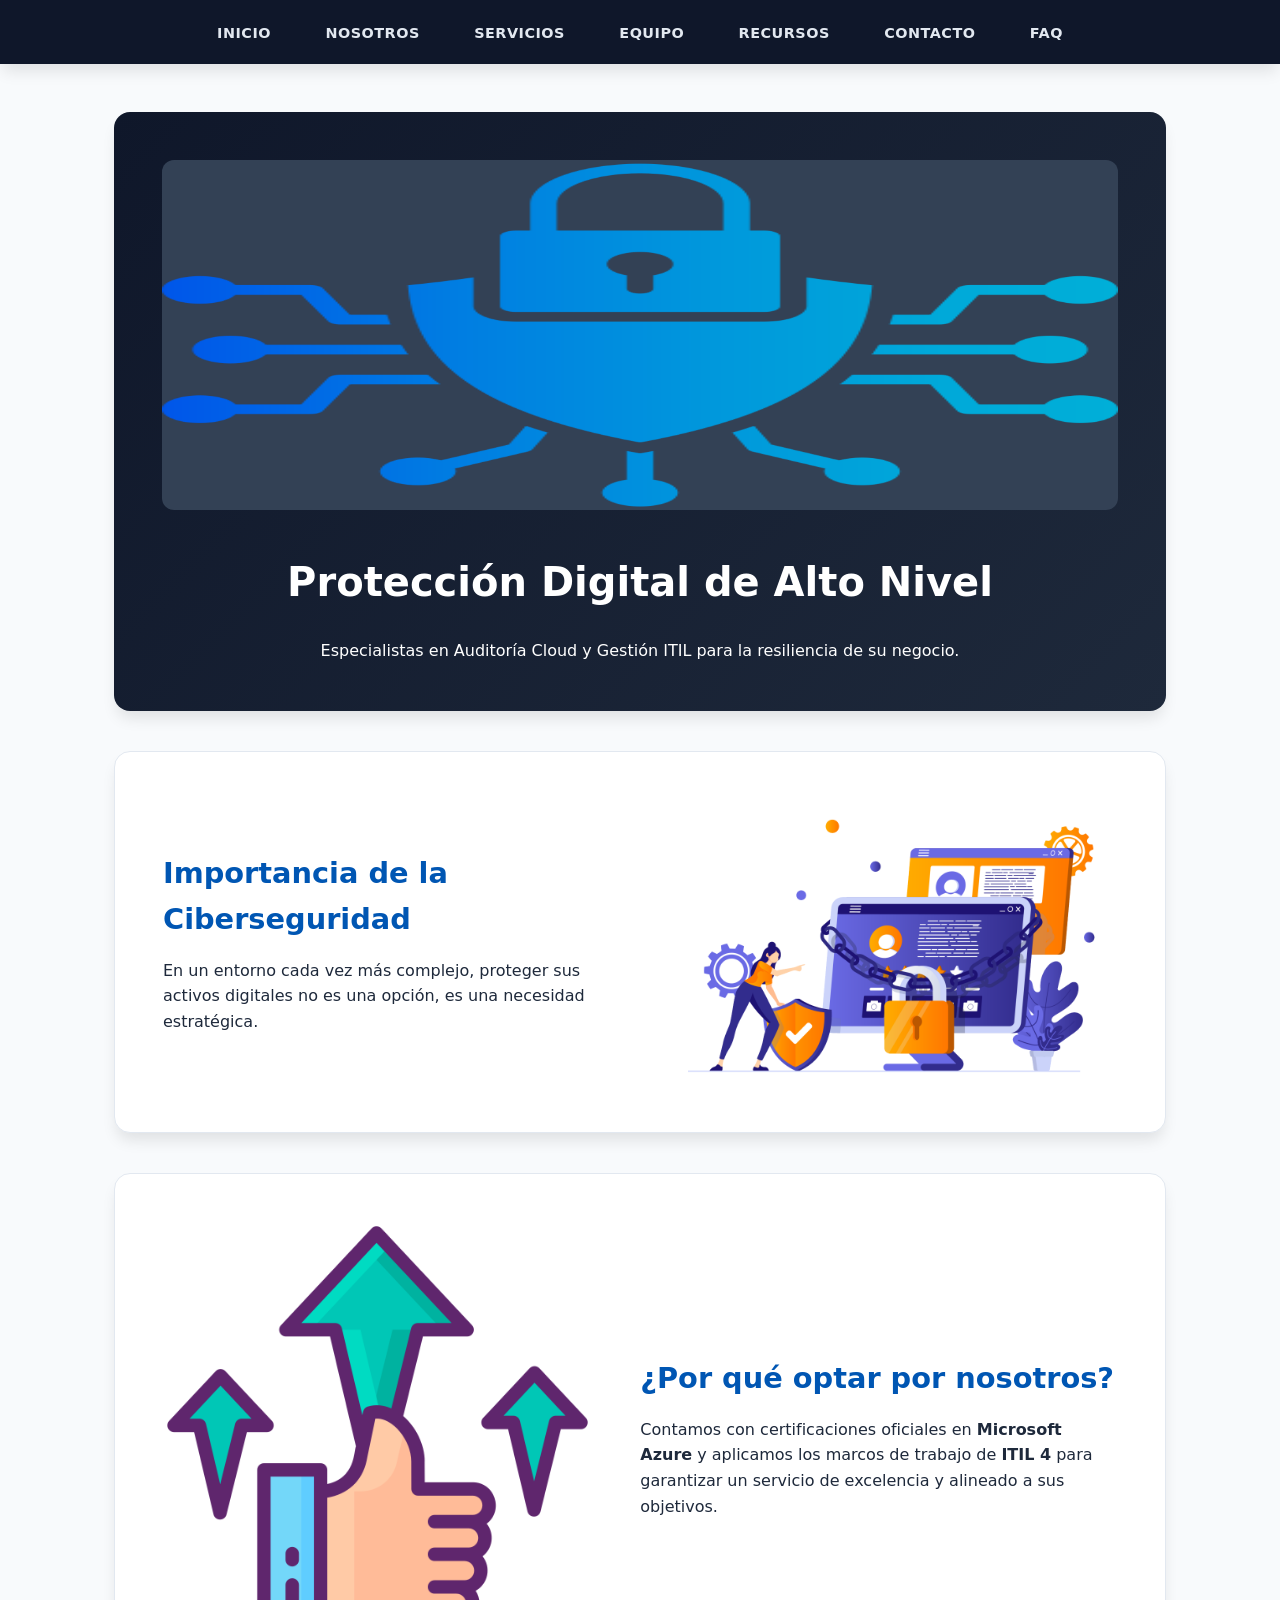
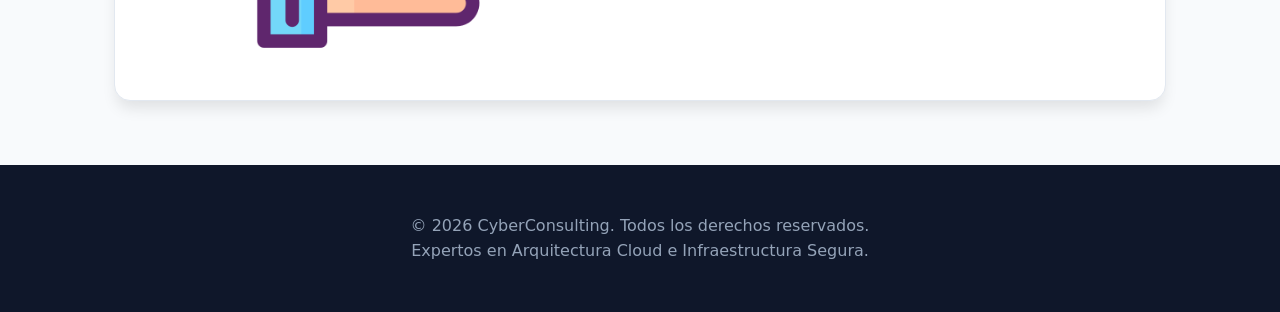
<file: index.html>
<!DOCTYPE html>
<html lang="es">
<head>
    <meta charset="UTF-8">
    <meta name="viewport" content="width=device-width, initial-scale=1.0">
    <title>CyberConsulting - Inicio</title>
    <link rel="stylesheet" href="style.css">
</head>
<body>
    <header>
        <nav>
            <ul>
                <li><a href="index.html">Inicio</a></li>
                <li><a href="nosotros.html">Nosotros</a></li>
                <li><a href="servicios.html">Servicios</a></li>
                <li><a href="equipo.html">Equipo</a></li>
                <li><a href="recursos.html">Recursos</a></li>
                <li><a href="contacto.html">Contacto</a></li>
                <li><a href="faq.html">FAQ</a></li>
            </ul>
        </nav>
    </header>

    <main>
        <section class="hero">
            <img src="img/banner seguridad.png" alt="Ciberseguridad Avanzada">
            <h1>Protección Digital de Alto Nivel</h1>
            <p>Especialistas en Auditoría Cloud y Gestión ITIL para la resiliencia de su negocio.</p>
        </section>

        <section class="content-grid">
            <div class="content-text">
                <h2>Importancia de la Ciberseguridad</h2>
                <p>En un entorno cada vez más complejo, proteger sus activos digitales no es una opción, es una necesidad estratégica.</p>
            </div>
            <img src="img/seguridad grafico.png" alt="Gráfico de Seguridad">
        </section>

        <section class="content-grid" style="flex-direction: row-reverse;">
            <div class="content-text">
                <h2>¿Por qué optar por nosotros?</h2>
                <p>Contamos con certificaciones oficiales en <strong>Microsoft Azure</strong> y aplicamos los marcos de trabajo de <strong>ITIL 4</strong> para garantizar un servicio de excelencia y alineado a sus objetivos.</p>
            </div>
            <img src="img/ventajas.png" alt="Nuestras Ventajas">
        </section>
    </main>

    <footer>
        <p>&copy; 2026 CyberConsulting. Todos los derechos reservados.</p>
        <p>Expertos en Arquitectura Cloud e Infraestructura Segura.</p>
    </footer>
</body>
</html>
</file>
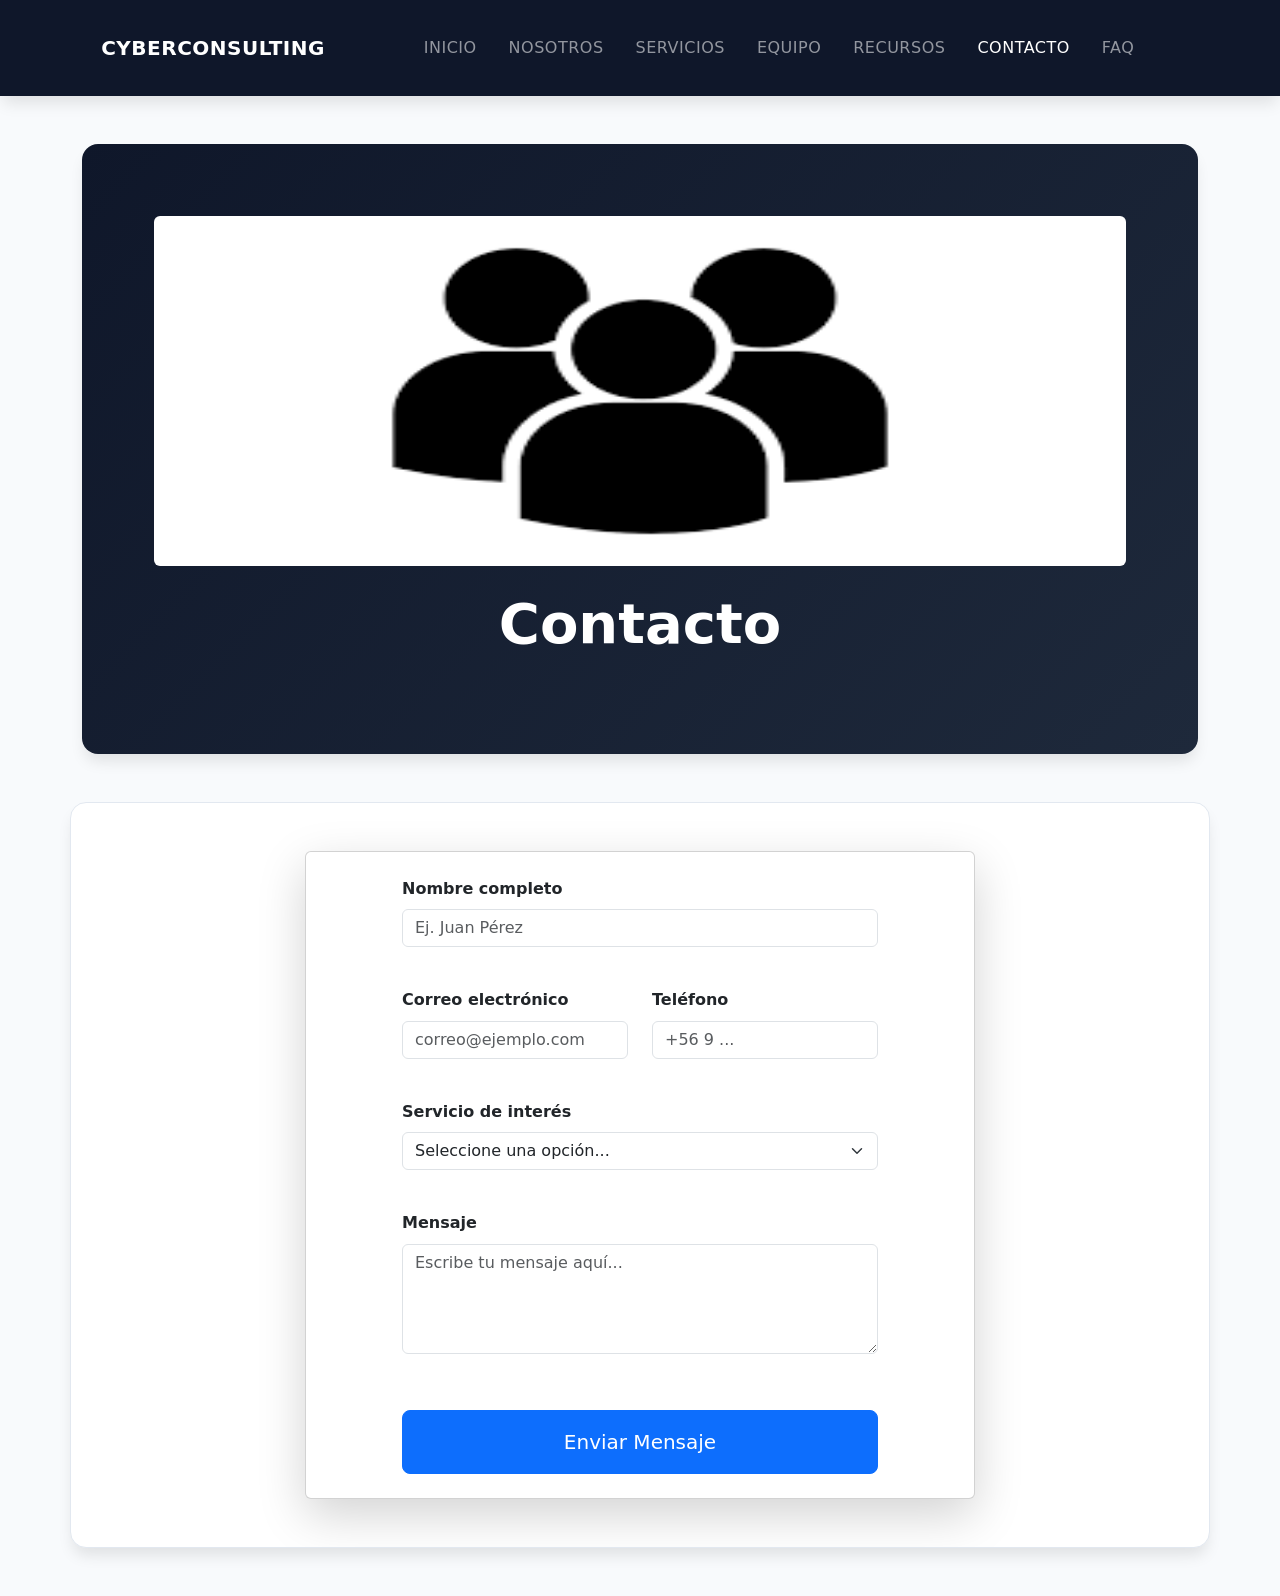
<file: contacto.html>
<!DOCTYPE html>
<html lang="es">
<head>
    <meta charset="UTF-8">
    <meta name="viewport" content="width=device-width, initial-scale=1.0">
    <title>CyberConsulting - Contacto</title>
    <link href="https://cdn.jsdelivr.net/npm/bootstrap@5.3.0/dist/css/bootstrap.min.css" rel="stylesheet">
    <link rel="stylesheet" href="style.css">
</head>
<body>
    <header>
        <nav class="navbar navbar-expand-lg navbar-dark">
            <div class="container">
                <a class="navbar-brand fw-bold" href="index.html">CyberConsulting</a>
                <button class="navbar-toggler" type="button" data-bs-toggle="collapse" data-bs-target="#navbarNav">
                    <span class="navbar-toggler-icon"></span>
                </button>
                <div class="collapse navbar-collapse" id="navbarNav">
                    <ul class="navbar-nav ms-auto">
                        <li class="nav-item"><a class="nav-link" href="index.html">Inicio</a></li>
                        <li class="nav-item"><a class="nav-link" href="nosotros.html">Nosotros</a></li>
                        <li class="nav-item"><a class="nav-link" href="servicios.html">Servicios</a></li>
                        <li class="nav-item"><a class="nav-link" href="equipo.html">Equipo</a></li>
                        <li class="nav-item"><a class="nav-link" href="recursos.html">Recursos</a></li>
                        <li class="nav-item"><a class="nav-link active" href="contacto.html">Contacto</a></li>
                        <li class="nav-item"><a class="nav-link" href="faq.html">FAQ</a></li>
                    </ul>
                </div>
            </div>
        </nav>
    </header>

    <main class="container my-5">
        <section class="hero mb-5">
            <div class="row align-items-center p-4">
                <div class="col-md-12 text-center">
                    <img src="img/nosotros.png" class="img-fluid rounded mb-4" alt="Imagen Banner Contacto">
                    <h1 class="display-4 fw-bold text-white">Contacto</h1>
                </div>
            </div>
        </section>

        <section class="row justify-content-center">
            <div class="col-lg-8">
                <div class="card shadow-lg p-4">
                    <form action="#" method="POST">
                        <div class="mb-3">
                            <label for="nombre" class="form-label fw-bold">Nombre completo</label>
                            <input type="text" class="form-control" id="nombre" placeholder="Ej. Juan Pérez" required>
                        </div>

                        <div class="row">
                            <div class="col-md-6 mb-3">
                                <label for="correo" class="form-label fw-bold">Correo electrónico</label>
                                <input type="email" class="form-control" id="correo" placeholder="correo@ejemplo.com" required>
                            </div>
                            <div class="col-md-6 mb-3">
                                <label for="telefono" class="form-label fw-bold">Teléfono</label>
                                <input type="tel" class="form-control" id="telefono" placeholder="+56 9 ...">
                            </div>
                        </div>

                        <div class="mb-3">
                            <label for="servicio" class="form-label fw-bold">Servicio de interés</label>
                            <select id="servicio" class="form-select">
                                <option value="">Seleccione una opción...</option>
                                <option value="1">Auditoría Cloud</option>
                                <option value="2">Securización de Redes</option>
                            </select>
                        </div>

                        <div class="mb-3">
                            <label for="mensaje" class="form-label fw-bold">Mensaje</label>
                            <textarea id="mensaje" class="form-control" rows="4" placeholder="Escribe tu mensaje aquí..." required></textarea>
                        </div>

                        <div class="text-center">
                            <button type="submit" class="btn btn-primary btn-lg w-100 py-3 mt-3">Enviar Mensaje</button>
                        </div>
                    </form>
                </div>
            </div>
        </section>
    </main>

    <script src="https://cdn.jsdelivr.net/npm/bootstrap@5.3.0/dist/js/bootstrap.bundle.min.js"></script>
</body>
</html>
</file>
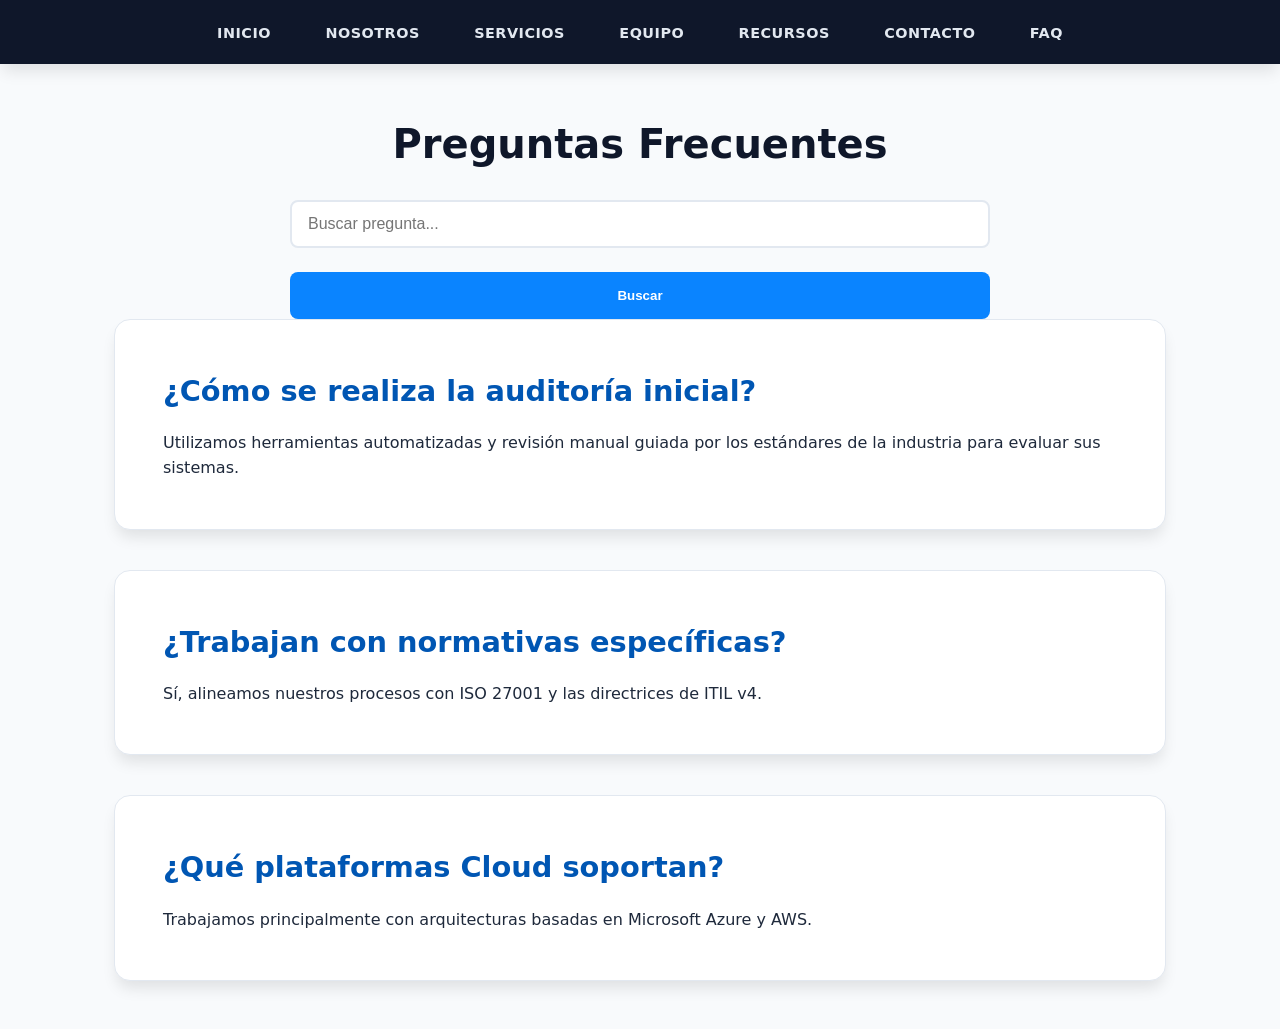
<file: faq.html>
<!DOCTYPE html>
<html lang="es">
<head>
    <meta charset="UTF-8">
    <meta name="viewport" content="width=device-width, initial-scale=1.0">
    <link rel="stylesheet" href="style.css">
    <title>CyberConsulting - FAQ</title>

</head>
<body>
    <header>
        <nav>
            <ul>
                <li><a href="index.html">Inicio</a></li>
                <li><a href="nosotros.html">Nosotros</a></li>
                <li><a href="servicios.html">Servicios</a></li>
                <li><a href="equipo.html">Equipo</a></li>
                <li><a href="recursos.html">Recursos</a></li>
                <li><a href="contacto.html">Contacto</a></li>
                <li><a href="faq.html">FAQ</a></li>
            </ul>
        </nav>
    </header>

    <main>
        <h1>Preguntas Frecuentes</h1>
        
        <form action="#" method="GET">
            <input type="text" placeholder="Buscar pregunta...">
            <button type="button">Buscar</button>
        </form>

        <section>
            <h2>¿Cómo se realiza la auditoría inicial?</h2>
            <p>Utilizamos herramientas automatizadas y revisión manual guiada por los estándares de la industria para evaluar sus sistemas.</p>
        </section>

        <section>
            <h2>¿Trabajan con normativas específicas?</h2>
            <p>Sí, alineamos nuestros procesos con ISO 27001 y las directrices de ITIL v4.</p>
        </section>

        <section>
            <h2>¿Qué plataformas Cloud soportan?</h2>
            <p>Trabajamos principalmente con arquitecturas basadas en Microsoft Azure y AWS.</p>
        </section>
    </main>

</body>
</html>
</file>
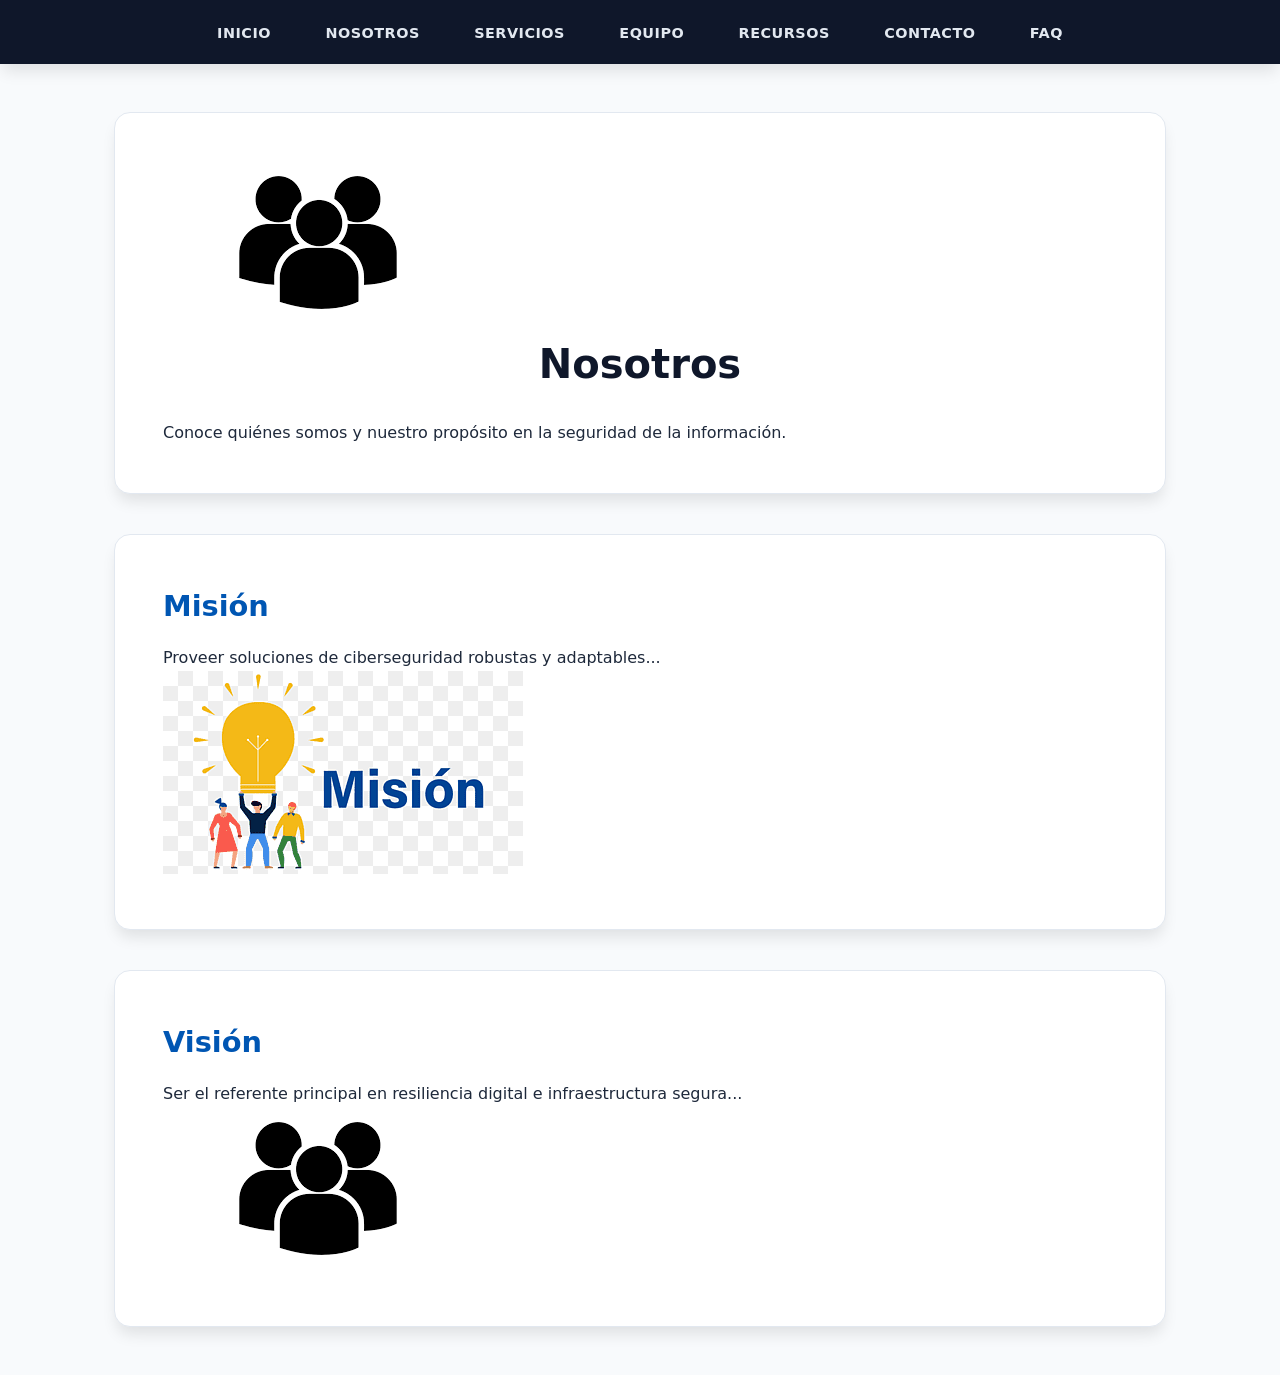
<file: nosotros.html>
<!DOCTYPE html>
<html lang="es">
<head>
    <meta charset="UTF-8">
    <meta name="viewport" content="width=device-width, initial-scale=1.0">
    <link rel="stylesheet" href="style.css">
    <title>CyberConsulting - Nosotros</title>

</head>
<body>
    <header>
        <nav>
            <ul>
                <li><a href="index.html">Inicio</a></li>
                <li><a href="nosotros.html">Nosotros</a></li>
                <li><a href="servicios.html">Servicios</a></li>
                <li><a href="equipo.html">Equipo</a></li>
                <li><a href="recursos.html">Recursos</a></li>
                <li><a href="contacto.html">Contacto</a></li>
                <li><a href="faq.html">FAQ</a></li>
            </ul>
        </nav>
    </header>

    <main>
        <section>
            <img src="img/nosotros.png" alt="Imagen Banner Nosotros">
            <h1>Nosotros</h1>
            <p>Conoce quiénes somos y nuestro propósito en la seguridad de la información.</p>
        </section>

        <section>
            <h2>Misión</h2>
            <p>Proveer soluciones de ciberseguridad robustas y adaptables...</p>
            <img src="img/mision.png" alt="Imagen representativa de la Misión">
        </section>

        <section>
            <h2>Visión</h2>
            <p>Ser el referente principal en resiliencia digital e infraestructura segura...</p>
            <img src="img/nosotros.png" alt="Imagen representativa de la Visión">
        </section>
    </main>

</body>
</html>
</file>
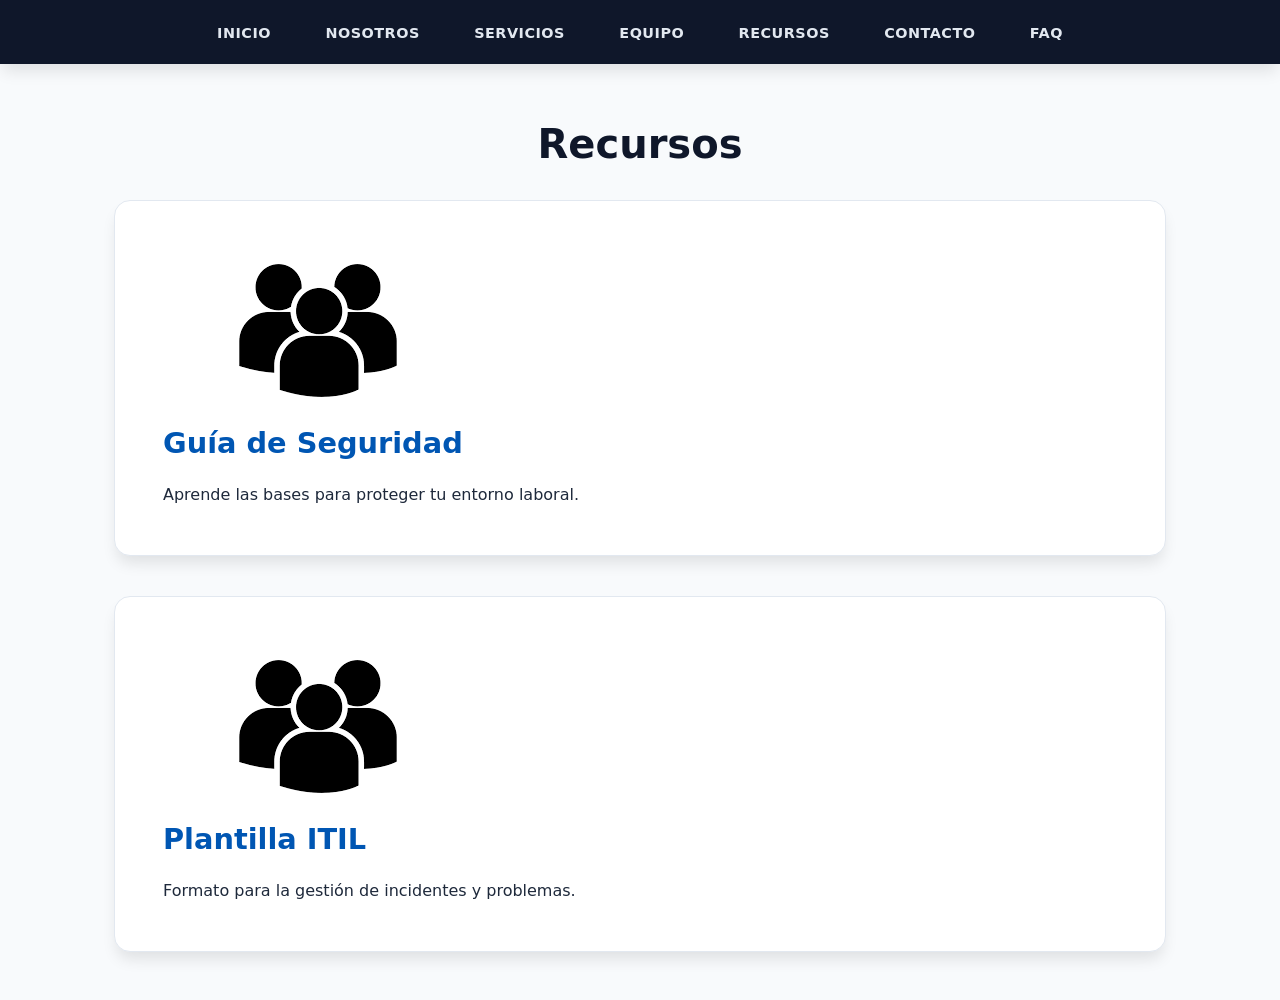
<file: recursos.html>
<!DOCTYPE html>
<html lang="es">
<head>
    <meta charset="UTF-8">
    <meta name="viewport" content="width=device-width, initial-scale=1.0">
    <link rel="stylesheet" href="style.css">
    <title>CyberConsulting - Recursos</title>

</head>
<body>
    <header>
        <nav>
            <ul>
                <li><a href="index.html">Inicio</a></li>
                <li><a href="nosotros.html">Nosotros</a></li>
                <li><a href="servicios.html">Servicios</a></li>
                <li><a href="equipo.html">Equipo</a></li>
                <li><a href="recursos.html">Recursos</a></li>
                <li><a href="contacto.html">Contacto</a></li>
                <li><a href="faq.html">FAQ</a></li>
            </ul>
        </nav>
    </header>

    <main>
        <h1>Recursos</h1>

        <section>
            <img src="img/nosotros.png" alt="Imagen Documento 1">
            <h2>Guía de Seguridad</h2>
            <p>Aprende las bases para proteger tu entorno laboral.</p>
        </section>

        <section>
            <img src="img/nosotros.png" alt="Imagen Documento 2">
            <h2>Plantilla ITIL</h2>
            <p>Formato para la gestión de incidentes y problemas.</p>
        </section>
    </main>

</body>
</html>
</file>
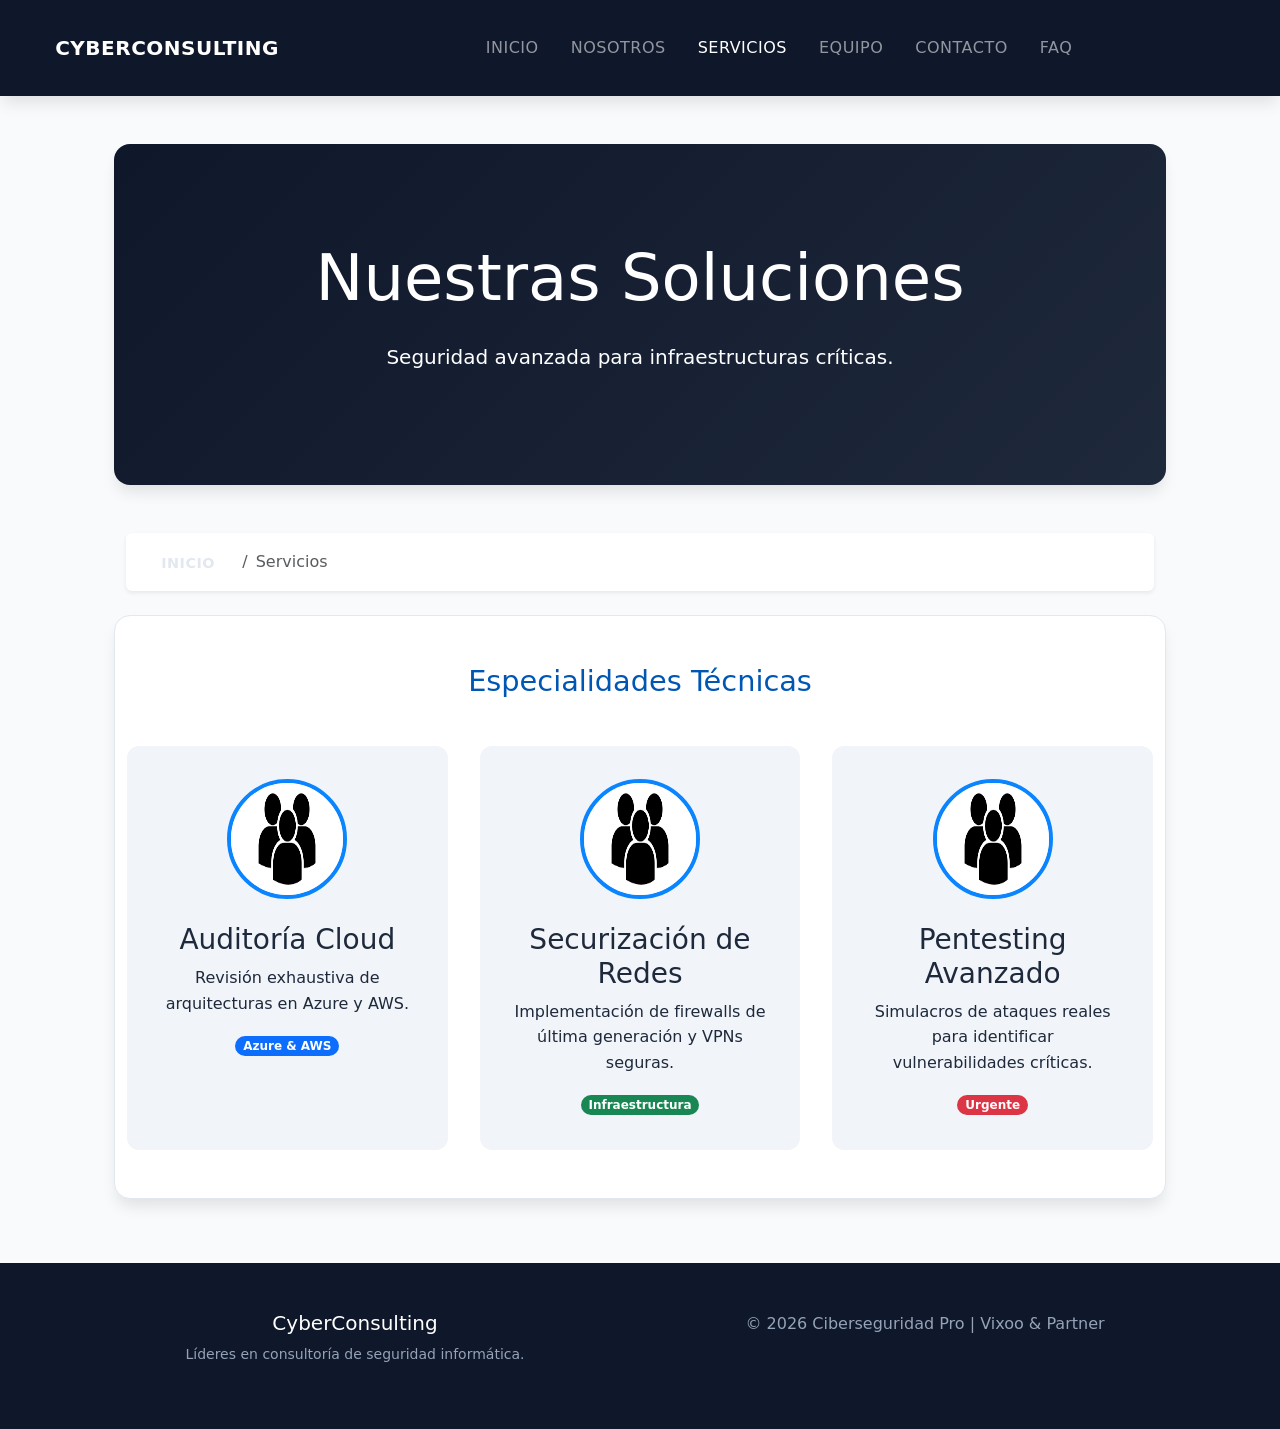
<file: servicios.html>
<!DOCTYPE html>
<html lang="es">
<head>
    <meta charset="UTF-8">
    <meta name="viewport" content="width=device-width, initial-scale=1.0">
    <title>Servicios | CyberConsulting</title>
    <link href="https://cdn.jsdelivr.net/npm/bootstrap@5.3.0/dist/css/bootstrap.min.css" rel="stylesheet">
    <link rel="stylesheet" href="style.css">
</head>
<body>

    <header>
        <nav class="navbar navbar-expand-lg navbar-dark px-4">
            <div class="container-fluid max-width-1200">
                <a class="navbar-brand fw-bold" href="index.html">CYBERCONSULTING</a>
                <button class="navbar-toggler" type="button" data-bs-toggle="collapse" data-bs-target="#navbarNav">
                    <span class="navbar-toggler-icon"></span>
                </button>
                <div class="collapse navbar-collapse" id="navbarNav">
                    <ul class="navbar-nav ms-auto">
                        <li class="nav-item"><a class="nav-link" href="index.html">Inicio</a></li>
                        <li class="nav-item"><a class="nav-link" href="nosotros.html">Nosotros</a></li>
                        <li class="nav-item"><a class="nav-link active" href="servicios.html">Servicios</a></li>
                        <li class="nav-item"><a class="nav-link" href="equipo.html">Equipo</a></li>
                        <li class="nav-item"><a class="nav-link" href="contacto.html">Contacto</a></li>
                        <li class="nav-item"><a class="nav-link" href="faq.html">FAQ</a></li>
                    </ul>
                </div>
            </div>
        </nav>
    </header>

    <main>
        <section class="hero mb-5">
            <div class="container py-5">
                <h1 class="display-3">Nuestras Soluciones</h1>
                <p class="lead">Seguridad avanzada para infraestructuras críticas.</p>
            </div>
        </section>

        <nav class="container mb-4" aria-label="breadcrumb">
            <ol class="breadcrumb shadow-sm p-3 bg-white rounded">
                <li class="breadcrumb-item"><a href="index.html">Inicio</a></li>
                <li class="breadcrumb-item active" aria-current="page">Servicios</li>
            </ol>
        </nav>

        <section class="container mb-5">
            <h2 class="text-center mb-5">Especialidades Técnicas</h2>
            <div class="grid-container">
                <article>
                    <img src="img/nosotros.png" alt="Auditoría Cloud">
                    <h3>Auditoría Cloud</h3>
                    <p>Revisión exhaustiva de arquitecturas en Azure y AWS.</p>
                    <span class="badge rounded-pill bg-primary">Azure & AWS</span>
                </article>

                <article>
                    <img src="img/nosotros.png" alt="Securización">
                    <h3>Securización de Redes</h3>
                    <p>Implementación de firewalls de última generación y VPNs seguras.</p>
                    <span class="badge rounded-pill bg-success">Infraestructura</span>
                </article>

                <article>
                    <img src="img/nosotros.png" alt="Pentesting">
                    <h3>Pentesting Avanzado</h3>
                    <p>Simulacros de ataques reales para identificar vulnerabilidades críticas.</p>
                    <span class="badge rounded-pill bg-danger">Urgente</span>
                </article>
            </div>
        </section>
    </main>

    <footer>
        <div class="container">
            <div class="row">
                <div class="col-md-6 mb-4 mb-md-0">
                    <h5 class="text-white">CyberConsulting</h5>
                    <p class="small">Líderes en consultoría de seguridad informática.</p>
                </div>
                <div class="col-md-6">
                    <p class="mb-0">&copy; 2026 Ciberseguridad Pro | Vixoo & Partner</p>
                </div>
            </div>
        </div>
    </footer>

    <script src="https://cdn.jsdelivr.net/npm/bootstrap@5.3.0/dist/js/bootstrap.bundle.min.js"></script>
</body>
</html>
</file>
<file: style.css>
/* =========================================
   VARIABLES Y CONFIGURACIÓN BASE
   ========================================= */
:root {
    --primary: #0a84ff;         /* Azul Azure brillante */
    --primary-dark: #0056b3;
    --bg-dark: #0f172a;         /* Fondo pizarra profundo */
    --bg-card: #ffffff;
    --text-main: #1e293b;
    --text-muted: #64748b;
    --glass: rgba(255, 255, 255, 0.8);
    --shadow: 0 10px 15px -3px rgba(0, 0, 0, 0.1);
    --transition: all 0.3s ease;
}

* {
    box-sizing: border-box;
    margin: 0;
    padding: 0;
}

body {
    font-family: 'Inter', system-ui, -apple-system, sans-serif;
    background-color: #f8fafc;
    color: var(--text-main);
    line-height: 1.6;
}

/* =========================================
   HEADER Y NAVEGACIÓN (Glassmorphism)
   ========================================= */
header {
    background: var(--bg-dark);
    padding: 1.2rem 0;
    position: sticky;
    top: 0;
    z-index: 1000;
    box-shadow: var(--shadow);
}

nav ul {
    list-style: none;
    display: flex;
    justify-content: center;
    flex-wrap: wrap;
    gap: 1rem;
    max-width: 1200px;
    margin: 0 auto;
}

nav a {
    color: #e2e8f0;
    text-decoration: none;
    font-size: 0.9rem;
    font-weight: 600;
    padding: 0.6rem 1.2rem;
    border-radius: 6px;
    transition: var(--transition);
    text-transform: uppercase;
    letter-spacing: 0.5px;
}

nav a:hover {
    background: var(--primary);
    color: white;
    transform: translateY(-2px);
}

/* =========================================
   CONTENEDOR Y TÍTULOS
   ========================================= */
main {
    max-width: 1100px;
    margin: 3rem auto;
    padding: 0 1.5rem;
}

h1 {
    font-size: 2.5rem;
    font-weight: 800;
    color: var(--bg-dark);
    margin-bottom: 1.5rem;
    text-align: center;
}

h2 {
    font-size: 1.8rem;
    color: var(--primary-dark);
    margin-bottom: 1rem;
}

/* =========================================
   SECCIONES Y TARJETAS (Respetando Wireframe)
   ========================================= */
section {
    background: var(--bg-card);
    padding: 3rem;
    margin-bottom: 2.5rem;
    border-radius: 16px;
    box-shadow: var(--shadow);
    border: 1px solid #e2e8f0;
    overflow: hidden;
}

/* Banner / Hero Section */
.hero {
    text-align: center;
    background: linear-gradient(135deg, var(--bg-dark) 0%, #1e293b 100%);
    color: white;
    border: none;
}

.hero h1 { color: white; }

.hero img {
    width: 100%;
    max-height: 350px;
    border-radius: 12px;
    margin-bottom: 2rem;
    background: #334155; /* Placeholder color */
}

/* Diseño de dos columnas para secciones de contenido */
.content-grid {
    display: flex;
    align-items: center;
    gap: 3rem;
}

.content-grid img {
    flex: 1;
    max-width: 45%;
    border-radius: 12px;
}

.content-text { flex: 1; }

/* =========================================
   EQUIPO Y SERVICIOS (Grid Dinámico)
   ========================================= */
.grid-container {
    display: grid;
    grid-template-columns: repeat(auto-fit, minmax(300px, 1fr));
    gap: 2rem;
}

article {
    background: #f1f5f9;
    padding: 2rem;
    border-radius: 12px;
    transition: var(--transition);
    border: 1px solid transparent;
    text-align: center;
}

article:hover {
    transform: translateY(-10px);
    border-color: var(--primary);
    background: white;
    box-shadow: 0 20px 25px -5px rgba(0, 0, 0, 0.1);
}

article img {
    width: 120px;
    height: 120px;
    border-radius: 50%;
    margin: 0 auto 1.5rem;
    border: 4px solid var(--primary);
}

/* =========================================
   FORMULARIOS (Contacto)
   ========================================= */
form {
    display: flex;
    flex-direction: column;
    gap: 1.5rem;
    max-width: 700px;
    margin: 0 auto;
}

.form-group {
    display: flex;
    flex-direction: column;
    gap: 0.5rem;
}

input, select, textarea {
    padding: 0.8rem 1rem;
    border: 2px solid #e2e8f0;
    border-radius: 8px;
    font-size: 1rem;
    transition: var(--transition);
}

input:focus, textarea:focus {
    outline: none;
    border-color: var(--primary);
    box-shadow: 0 0 0 4px rgba(10, 132, 255, 0.1);
}

button {
    background: var(--primary);
    color: white;
    padding: 1rem 2rem;
    border: none;
    border-radius: 8px;
    font-weight: 700;
    cursor: pointer;
    transition: var(--transition);
}

button:hover {
    background: var(--primary-dark);
    transform: scale(1.02);
}

/* =========================================
   FAQ (Acordeón Visual)
   ========================================= */
.faq-item {
    border-bottom: 1px solid #e2e8f0;
    padding: 1.5rem 0;
}

.faq-item h2 {
    font-size: 1.2rem;
    cursor: pointer;
    display: flex;
    justify-content: space-between;
    align-items: center;
}

.faq-item h2::after {
    content: '+';
    color: var(--primary);
    font-size: 1.5rem;
}

/* =========================================
   FOOTER
   ========================================= */
footer {
    background: var(--bg-dark);
    color: #94a3b8;
    text-align: center;
    padding: 3rem 1rem;
    margin-top: 4rem;
}
</file>
